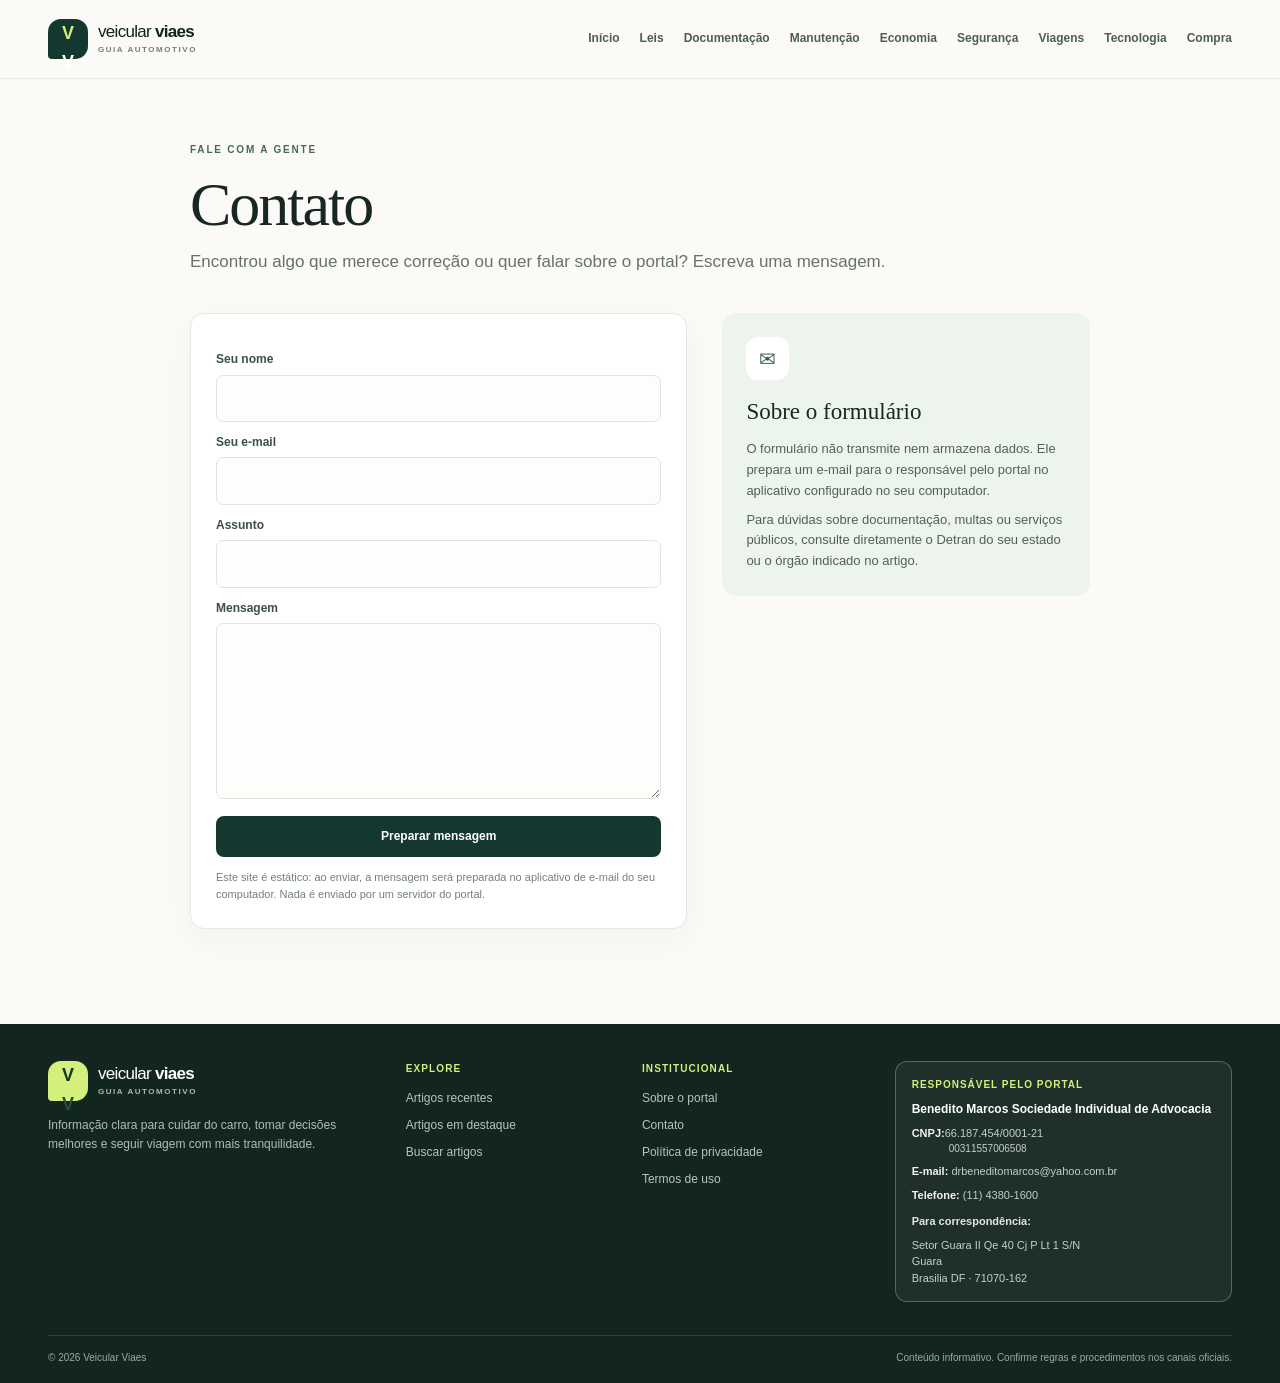
<file: contato.html>
<!doctype html>
<html lang="pt-BR">
<head>
  <meta charset="utf-8">
  <meta name="viewport" content="width=device-width, initial-scale=1">
  <meta name="description" content="Entre em contato com o portal Veicular Viaes.">
  <title>Contato — Veicular Viaes</title>
  <link rel="stylesheet" href="style.css">
  <script src="script.js" defer></script>
</head>
<body>
  <a class="skip-link" href="#conteudo">Pular para o conteúdo</a>
  <header class="site-header"><div class="header-inner">
    <a class="brand" href="index.html" aria-label="Veicular Viaes — página inicial"><span class="brand-mark" aria-hidden="true">V<span>V</span></span><span class="brand-name">veicular <b>viaes</b><small>GUIA AUTOMOTIVO</small></span></a>
    <button class="menu-toggle" type="button" aria-expanded="false" aria-controls="main-nav">Menu</button>
    <nav class="main-nav" id="main-nav" aria-label="Navegação principal"><a href="index.html">Início</a><a href="index.html?cat=leis-de-transito">Leis</a><a href="index.html?cat=documentacao-do-veiculo">Documentação</a><a href="index.html?cat=manutencao-automotiva">Manutenção</a><a href="index.html?cat=economia">Economia</a><a href="index.html?cat=seguranca-no-transito">Segurança</a><a href="index.html?cat=viagens-de-carro">Viagens</a><a class="nav-more" href="index.html?cat=tecnologia-automotiva">Tecnologia</a><a class="nav-more" href="index.html?cat=compra-de-veiculos">Compra</a></nav>
  </div></header>
  <main id="conteudo" class="page-shell">
    <article class="legal-page">
      <span class="eyebrow">Fale com a gente</span>
      <h1>Contato</h1>
      <p class="legal-lead">Encontrou algo que merece correção ou quer falar sobre o portal? Escreva uma mensagem.</p>
      <div class="contact-layout">
        <form class="contact-form" id="contact-form">
          <label for="contact-name">Seu nome</label><input id="contact-name" name="name" autocomplete="name" required>
          <label for="contact-email">Seu e-mail</label><input id="contact-email" name="email" type="email" autocomplete="email" required>
          <label for="contact-subject">Assunto</label><input id="contact-subject" name="subject" required>
          <label for="contact-message">Mensagem</label><textarea id="contact-message" name="message" rows="6" required></textarea>
          <button class="button button-primary" type="submit">Preparar mensagem</button>
          <p class="form-note" id="contact-status" role="status">Este site é estático: ao enviar, a mensagem será preparada no aplicativo de e-mail do seu computador. Nada é enviado por um servidor do portal.</p>
        </form>
        <aside class="contact-note">
          <span class="note-icon" aria-hidden="true">✉</span>
          <h2>Sobre o formulário</h2>
          <p>O formulário não transmite nem armazena dados. Ele prepara um e-mail para o responsável pelo portal no aplicativo configurado no seu computador.</p>
          <p>Para dúvidas sobre documentação, multas ou serviços públicos, consulte diretamente o Detran do seu estado ou o órgão indicado no artigo.</p>
        </aside>
      </div>
    </article>
  </main>
  <footer class="site-footer"><div class="footer-inner"><div class="footer-brand"><a class="brand brand-light" href="index.html"><span class="brand-mark" aria-hidden="true">V<span>V</span></span><span class="brand-name">veicular <b>viaes</b><small>GUIA AUTOMOTIVO</small></span></a><p>Informação clara para cuidar do carro, tomar decisões melhores e seguir viagem com mais tranquilidade.</p></div><div class="footer-links"><strong>Explore</strong><a href="index.html?view=recent">Artigos recentes</a><a href="index.html?view=popular">Artigos em destaque</a><a href="index.html?view=search">Buscar artigos</a></div><div class="footer-links"><strong>Institucional</strong><a href="sobre.html">Sobre o portal</a><a href="contato.html">Contato</a><a href="politica.html">Política de privacidade</a><a href="termos.html">Termos de uso</a></div></div><div class="footer-bottom"><span>© <span data-year>2026</span> Veicular Viaes</span><span>Conteúdo informativo. Confirme regras e procedimentos nos canais oficiais.</span></div></footer>
</body>
</html>
</file>
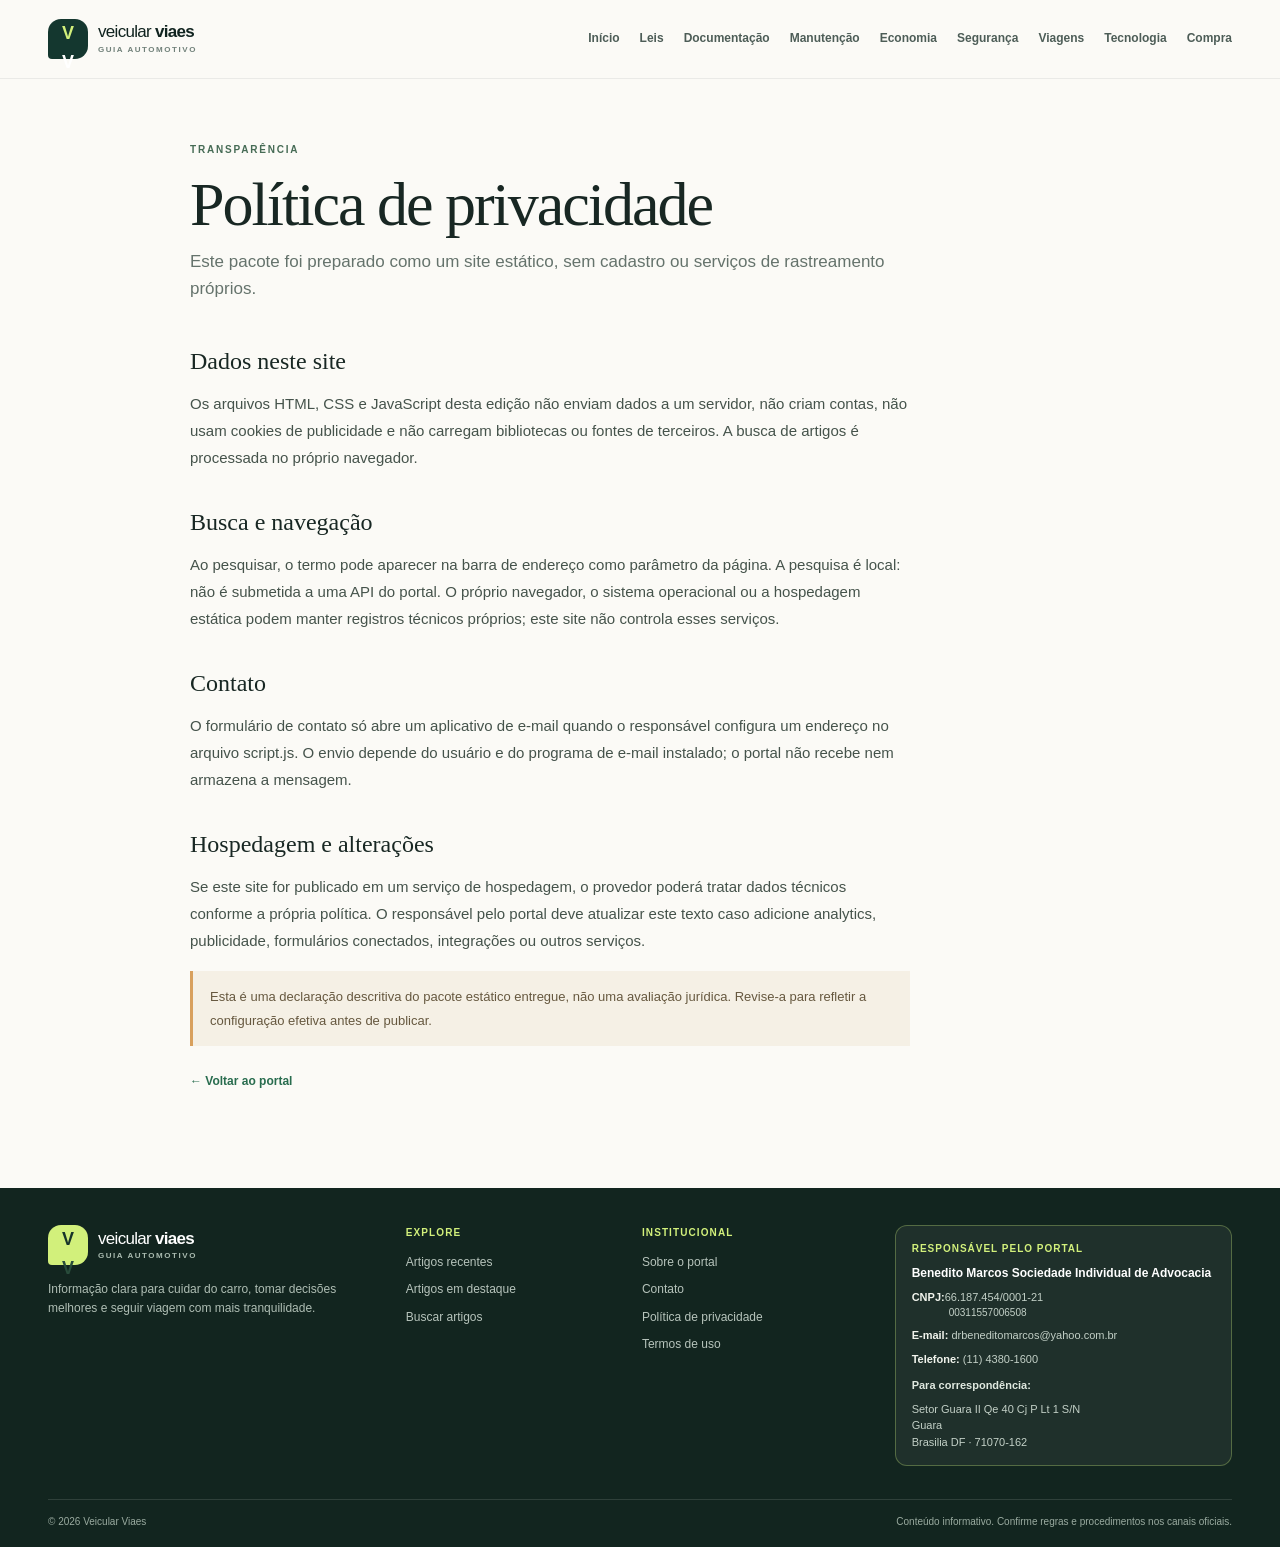
<file: politica.html>
<!doctype html>
<html lang="pt-BR">
<head>
  <meta charset="utf-8">
  <meta name="viewport" content="width=device-width, initial-scale=1">
  <meta name="description" content="Política de privacidade do site estático Veicular Viaes.">
  <title>Política de privacidade — Veicular Viaes</title>
  <link rel="stylesheet" href="style.css">
  <script src="script.js" defer></script>
</head>
<body>
  <a class="skip-link" href="#conteudo">Pular para o conteúdo</a>
  <header class="site-header"><div class="header-inner">
    <a class="brand" href="index.html" aria-label="Veicular Viaes — página inicial"><span class="brand-mark" aria-hidden="true">V<span>V</span></span><span class="brand-name">veicular <b>viaes</b><small>GUIA AUTOMOTIVO</small></span></a>
    <button class="menu-toggle" type="button" aria-expanded="false" aria-controls="main-nav">Menu</button>
    <nav class="main-nav" id="main-nav" aria-label="Navegação principal"><a href="index.html">Início</a><a href="index.html?cat=leis-de-transito">Leis</a><a href="index.html?cat=documentacao-do-veiculo">Documentação</a><a href="index.html?cat=manutencao-automotiva">Manutenção</a><a href="index.html?cat=economia">Economia</a><a href="index.html?cat=seguranca-no-transito">Segurança</a><a href="index.html?cat=viagens-de-carro">Viagens</a><a class="nav-more" href="index.html?cat=tecnologia-automotiva">Tecnologia</a><a class="nav-more" href="index.html?cat=compra-de-veiculos">Compra</a></nav>
  </div></header>
  <main id="conteudo" class="page-shell">
    <article class="legal-page">
      <span class="eyebrow">Transparência</span>
      <h1>Política de privacidade</h1>
      <p class="legal-lead">Este pacote foi preparado como um site estático, sem cadastro ou serviços de rastreamento próprios.</p>
      <div class="prose">
        <h2>Dados neste site</h2>
        <p>Os arquivos HTML, CSS e JavaScript desta edição não enviam dados a um servidor, não criam contas, não usam cookies de publicidade e não carregam bibliotecas ou fontes de terceiros. A busca de artigos é processada no próprio navegador.</p>
        <h2>Busca e navegação</h2>
        <p>Ao pesquisar, o termo pode aparecer na barra de endereço como parâmetro da página. A pesquisa é local: não é submetida a uma API do portal. O próprio navegador, o sistema operacional ou a hospedagem estática podem manter registros técnicos próprios; este site não controla esses serviços.</p>
        <h2>Contato</h2>
        <p>O formulário de contato só abre um aplicativo de e-mail quando o responsável configura um endereço no arquivo script.js. O envio depende do usuário e do programa de e-mail instalado; o portal não recebe nem armazena a mensagem.</p>
        <h2>Hospedagem e alterações</h2>
        <p>Se este site for publicado em um serviço de hospedagem, o provedor poderá tratar dados técnicos conforme a própria política. O responsável pelo portal deve atualizar este texto caso adicione analytics, publicidade, formulários conectados, integrações ou outros serviços.</p>
        <p class="notice-box">Esta é uma declaração descritiva do pacote estático entregue, não uma avaliação jurídica. Revise-a para refletir a configuração efetiva antes de publicar.</p>
        <a class="text-link" href="index.html">← Voltar ao portal</a>
      </div>
    </article>
  </main>
  <footer class="site-footer"><div class="footer-inner"><div class="footer-brand"><a class="brand brand-light" href="index.html"><span class="brand-mark" aria-hidden="true">V<span>V</span></span><span class="brand-name">veicular <b>viaes</b><small>GUIA AUTOMOTIVO</small></span></a><p>Informação clara para cuidar do carro, tomar decisões melhores e seguir viagem com mais tranquilidade.</p></div><div class="footer-links"><strong>Explore</strong><a href="index.html?view=recent">Artigos recentes</a><a href="index.html?view=popular">Artigos em destaque</a><a href="index.html?view=search">Buscar artigos</a></div><div class="footer-links"><strong>Institucional</strong><a href="sobre.html">Sobre o portal</a><a href="contato.html">Contato</a><a href="politica.html">Política de privacidade</a><a href="termos.html">Termos de uso</a></div></div><div class="footer-bottom"><span>© <span data-year>2026</span> Veicular Viaes</span><span>Conteúdo informativo. Confirme regras e procedimentos nos canais oficiais.</span></div></footer>
</body>
</html>
</file>
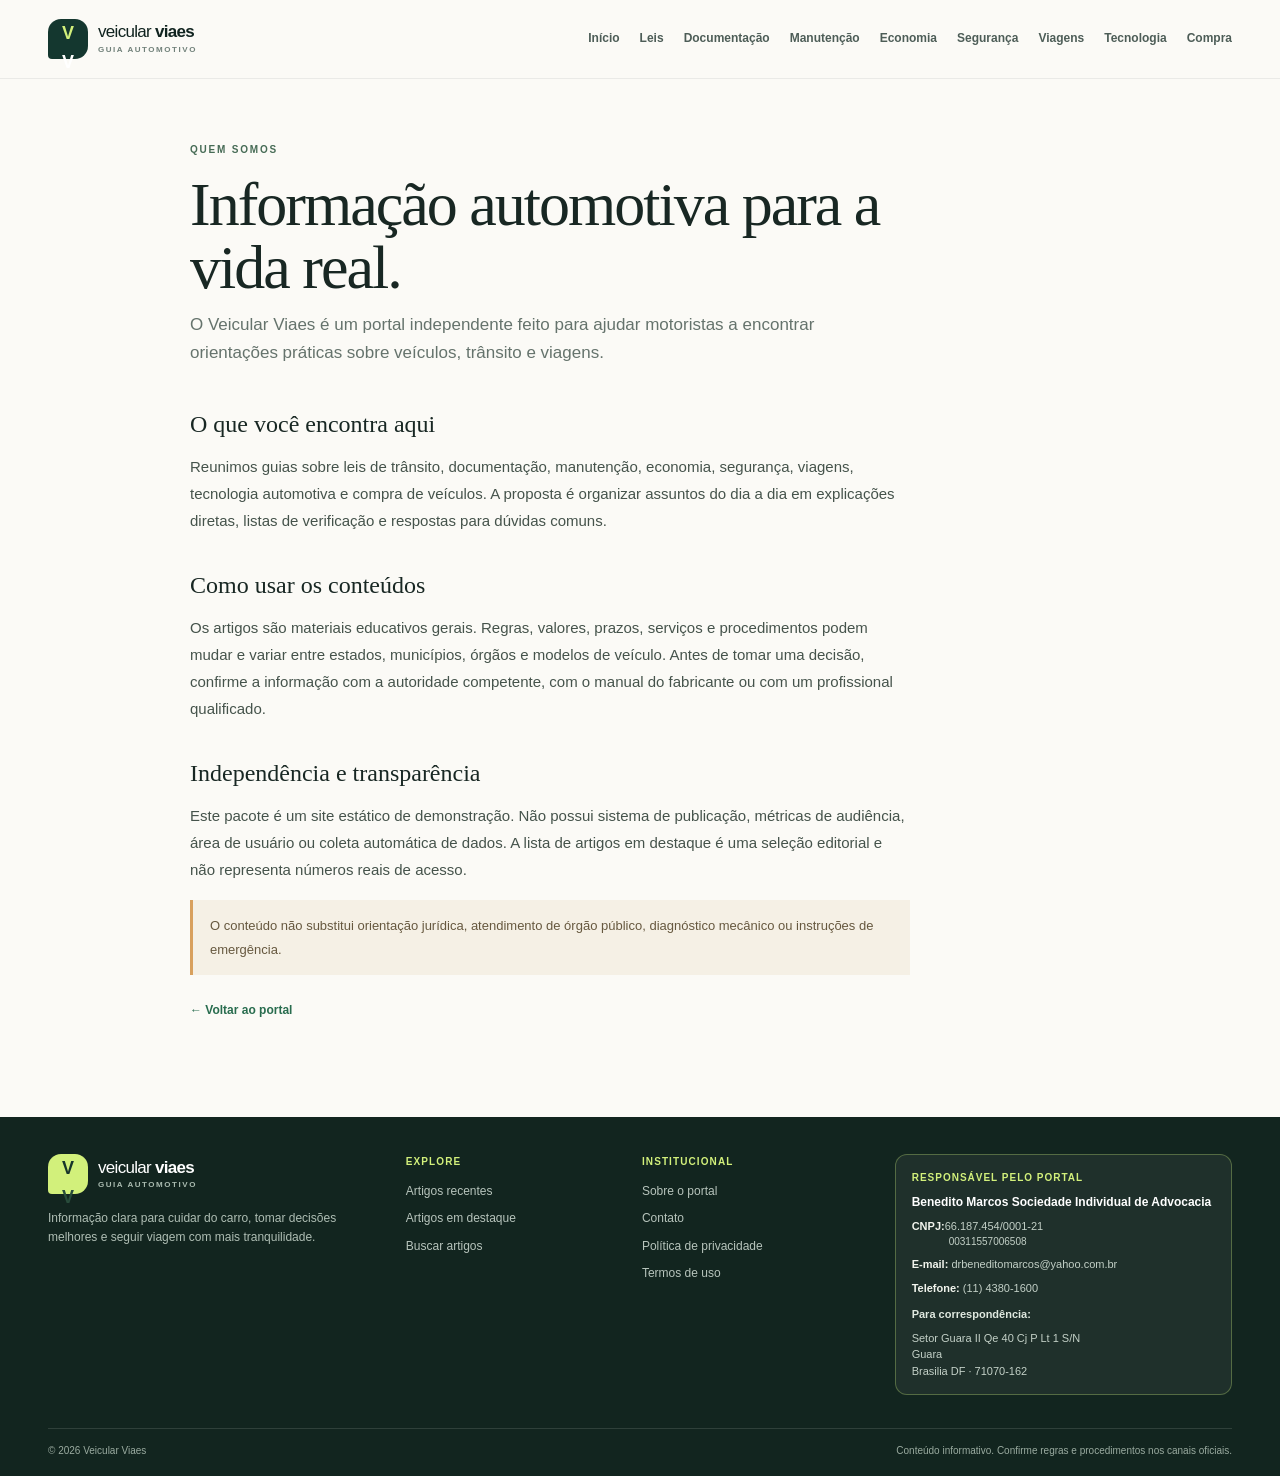
<file: sobre.html>
<!doctype html>
<html lang="pt-BR">
<head>
  <meta charset="utf-8">
  <meta name="viewport" content="width=device-width, initial-scale=1">
  <meta name="description" content="Conheça o Veicular Viaes, um portal independente de informação automotiva.">
  <title>Sobre o portal — Veicular Viaes</title>
  <link rel="stylesheet" href="style.css">
  <script src="script.js" defer></script>
</head>
<body>
  <a class="skip-link" href="#conteudo">Pular para o conteúdo</a>
  <header class="site-header"><div class="header-inner">
    <a class="brand" href="index.html" aria-label="Veicular Viaes — página inicial"><span class="brand-mark" aria-hidden="true">V<span>V</span></span><span class="brand-name">veicular <b>viaes</b><small>GUIA AUTOMOTIVO</small></span></a>
    <button class="menu-toggle" type="button" aria-expanded="false" aria-controls="main-nav">Menu</button>
    <nav class="main-nav" id="main-nav" aria-label="Navegação principal"><a href="index.html">Início</a><a href="index.html?cat=leis-de-transito">Leis</a><a href="index.html?cat=documentacao-do-veiculo">Documentação</a><a href="index.html?cat=manutencao-automotiva">Manutenção</a><a href="index.html?cat=economia">Economia</a><a href="index.html?cat=seguranca-no-transito">Segurança</a><a href="index.html?cat=viagens-de-carro">Viagens</a><a class="nav-more" href="index.html?cat=tecnologia-automotiva">Tecnologia</a><a class="nav-more" href="index.html?cat=compra-de-veiculos">Compra</a></nav>
  </div></header>
  <main id="conteudo" class="page-shell">
    <article class="legal-page">
      <span class="eyebrow">Quem somos</span>
      <h1>Informação automotiva para a vida real.</h1>
      <p class="legal-lead">O Veicular Viaes é um portal independente feito para ajudar motoristas a encontrar orientações práticas sobre veículos, trânsito e viagens.</p>
      <div class="prose">
        <h2>O que você encontra aqui</h2>
        <p>Reunimos guias sobre leis de trânsito, documentação, manutenção, economia, segurança, viagens, tecnologia automotiva e compra de veículos. A proposta é organizar assuntos do dia a dia em explicações diretas, listas de verificação e respostas para dúvidas comuns.</p>
        <h2>Como usar os conteúdos</h2>
        <p>Os artigos são materiais educativos gerais. Regras, valores, prazos, serviços e procedimentos podem mudar e variar entre estados, municípios, órgãos e modelos de veículo. Antes de tomar uma decisão, confirme a informação com a autoridade competente, com o manual do fabricante ou com um profissional qualificado.</p>
        <h2>Independência e transparência</h2>
        <p>Este pacote é um site estático de demonstração. Não possui sistema de publicação, métricas de audiência, área de usuário ou coleta automática de dados. A lista de artigos em destaque é uma seleção editorial e não representa números reais de acesso.</p>
        <p class="notice-box">O conteúdo não substitui orientação jurídica, atendimento de órgão público, diagnóstico mecânico ou instruções de emergência.</p>
        <a class="text-link" href="index.html">← Voltar ao portal</a>
      </div>
    </article>
  </main>
  <footer class="site-footer"><div class="footer-inner"><div class="footer-brand"><a class="brand brand-light" href="index.html"><span class="brand-mark" aria-hidden="true">V<span>V</span></span><span class="brand-name">veicular <b>viaes</b><small>GUIA AUTOMOTIVO</small></span></a><p>Informação clara para cuidar do carro, tomar decisões melhores e seguir viagem com mais tranquilidade.</p></div><div class="footer-links"><strong>Explore</strong><a href="index.html?view=recent">Artigos recentes</a><a href="index.html?view=popular">Artigos em destaque</a><a href="index.html?view=search">Buscar artigos</a></div><div class="footer-links"><strong>Institucional</strong><a href="sobre.html">Sobre o portal</a><a href="contato.html">Contato</a><a href="politica.html">Política de privacidade</a><a href="termos.html">Termos de uso</a></div></div><div class="footer-bottom"><span>© <span data-year>2026</span> Veicular Viaes</span><span>Conteúdo informativo. Confirme regras e procedimentos nos canais oficiais.</span></div></footer>
</body>
</html>
</file>
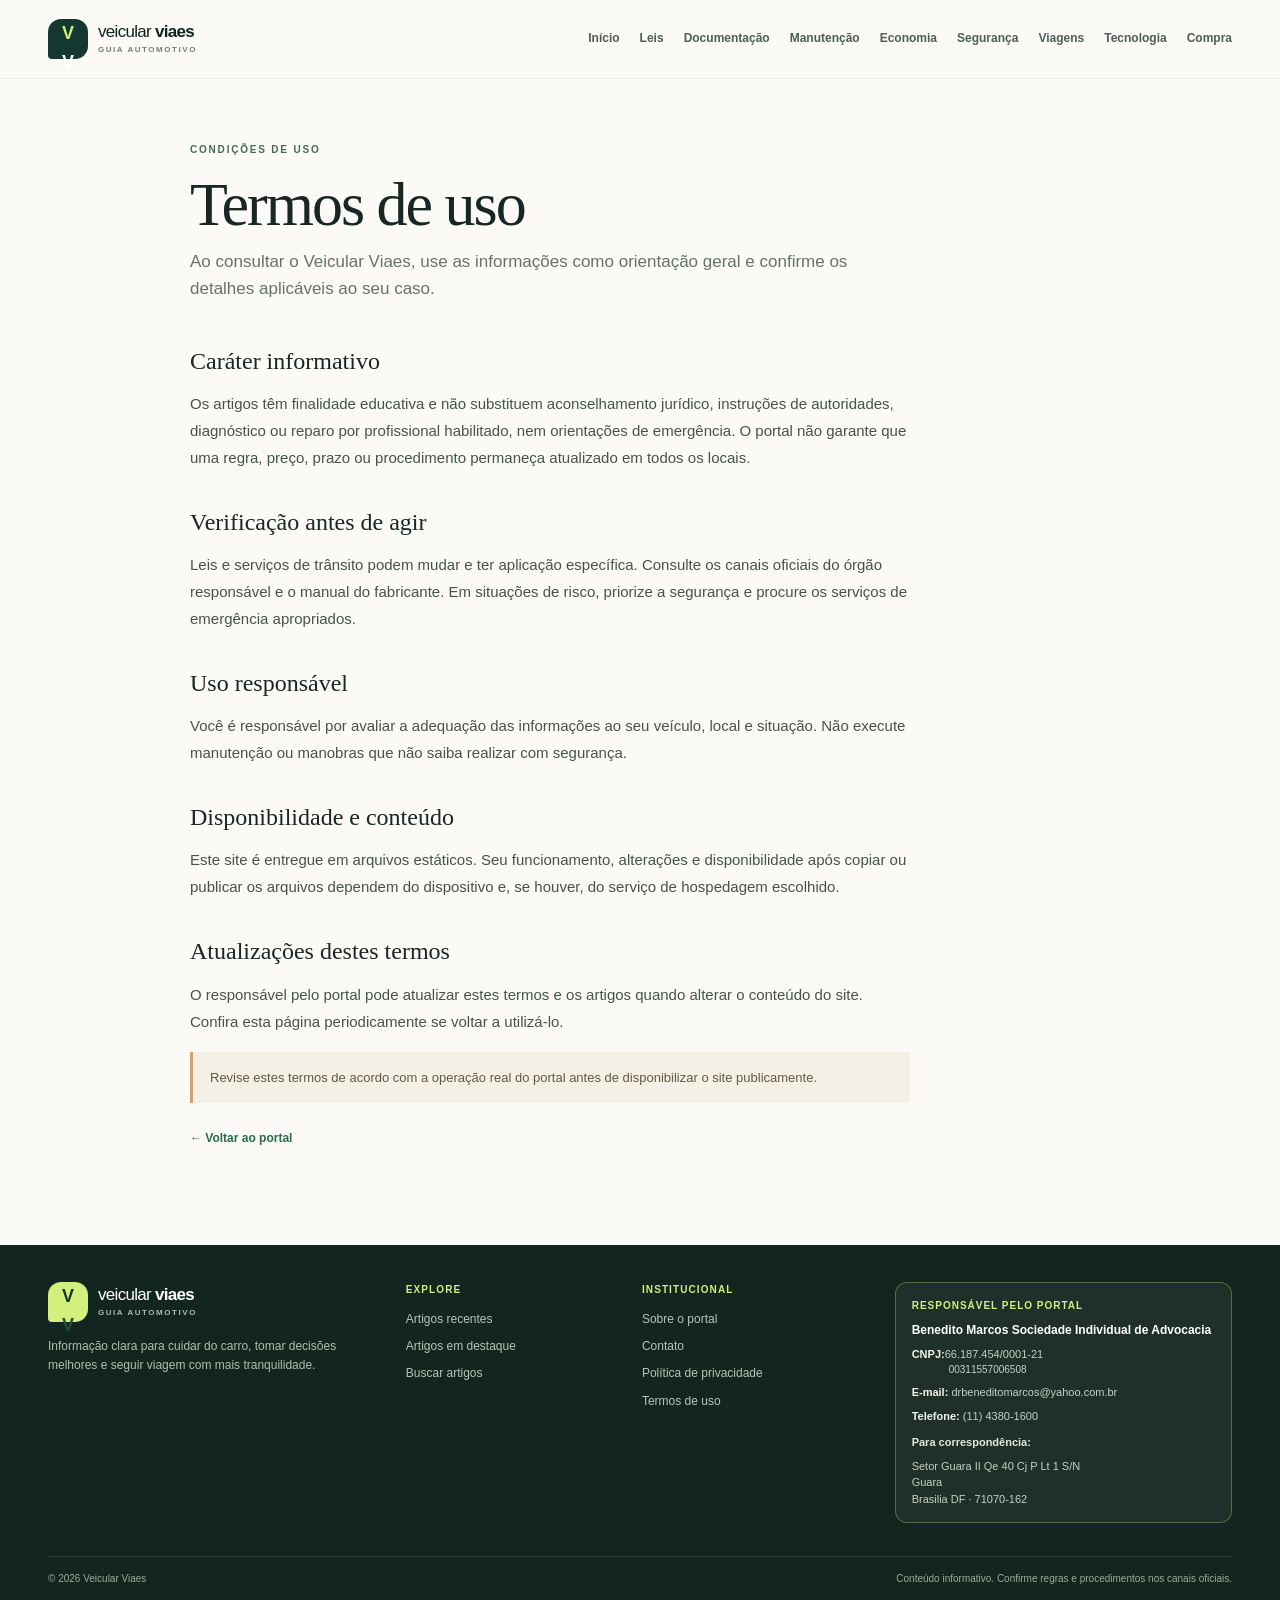
<file: termos.html>
<!doctype html>
<html lang="pt-BR">
<head>
  <meta charset="utf-8">
  <meta name="viewport" content="width=device-width, initial-scale=1">
  <meta name="description" content="Termos de uso dos conteúdos do portal Veicular Viaes.">
  <title>Termos de uso — Veicular Viaes</title>
  <link rel="stylesheet" href="style.css">
  <script src="script.js" defer></script>
</head>
<body>
  <a class="skip-link" href="#conteudo">Pular para o conteúdo</a>
  <header class="site-header"><div class="header-inner">
    <a class="brand" href="index.html" aria-label="Veicular Viaes — página inicial"><span class="brand-mark" aria-hidden="true">V<span>V</span></span><span class="brand-name">veicular <b>viaes</b><small>GUIA AUTOMOTIVO</small></span></a>
    <button class="menu-toggle" type="button" aria-expanded="false" aria-controls="main-nav">Menu</button>
    <nav class="main-nav" id="main-nav" aria-label="Navegação principal"><a href="index.html">Início</a><a href="index.html?cat=leis-de-transito">Leis</a><a href="index.html?cat=documentacao-do-veiculo">Documentação</a><a href="index.html?cat=manutencao-automotiva">Manutenção</a><a href="index.html?cat=economia">Economia</a><a href="index.html?cat=seguranca-no-transito">Segurança</a><a href="index.html?cat=viagens-de-carro">Viagens</a><a class="nav-more" href="index.html?cat=tecnologia-automotiva">Tecnologia</a><a class="nav-more" href="index.html?cat=compra-de-veiculos">Compra</a></nav>
  </div></header>
  <main id="conteudo" class="page-shell">
    <article class="legal-page">
      <span class="eyebrow">Condições de uso</span>
      <h1>Termos de uso</h1>
      <p class="legal-lead">Ao consultar o Veicular Viaes, use as informações como orientação geral e confirme os detalhes aplicáveis ao seu caso.</p>
      <div class="prose">
        <h2>Caráter informativo</h2>
        <p>Os artigos têm finalidade educativa e não substituem aconselhamento jurídico, instruções de autoridades, diagnóstico ou reparo por profissional habilitado, nem orientações de emergência. O portal não garante que uma regra, preço, prazo ou procedimento permaneça atualizado em todos os locais.</p>
        <h2>Verificação antes de agir</h2>
        <p>Leis e serviços de trânsito podem mudar e ter aplicação específica. Consulte os canais oficiais do órgão responsável e o manual do fabricante. Em situações de risco, priorize a segurança e procure os serviços de emergência apropriados.</p>
        <h2>Uso responsável</h2>
        <p>Você é responsável por avaliar a adequação das informações ao seu veículo, local e situação. Não execute manutenção ou manobras que não saiba realizar com segurança.</p>
        <h2>Disponibilidade e conteúdo</h2>
        <p>Este site é entregue em arquivos estáticos. Seu funcionamento, alterações e disponibilidade após copiar ou publicar os arquivos dependem do dispositivo e, se houver, do serviço de hospedagem escolhido.</p>
        <h2>Atualizações destes termos</h2>
        <p>O responsável pelo portal pode atualizar estes termos e os artigos quando alterar o conteúdo do site. Confira esta página periodicamente se voltar a utilizá-lo.</p>
        <p class="notice-box">Revise estes termos de acordo com a operação real do portal antes de disponibilizar o site publicamente.</p>
        <a class="text-link" href="index.html">← Voltar ao portal</a>
      </div>
    </article>
  </main>
  <footer class="site-footer"><div class="footer-inner"><div class="footer-brand"><a class="brand brand-light" href="index.html"><span class="brand-mark" aria-hidden="true">V<span>V</span></span><span class="brand-name">veicular <b>viaes</b><small>GUIA AUTOMOTIVO</small></span></a><p>Informação clara para cuidar do carro, tomar decisões melhores e seguir viagem com mais tranquilidade.</p></div><div class="footer-links"><strong>Explore</strong><a href="index.html?view=recent">Artigos recentes</a><a href="index.html?view=popular">Artigos em destaque</a><a href="index.html?view=search">Buscar artigos</a></div><div class="footer-links"><strong>Institucional</strong><a href="sobre.html">Sobre o portal</a><a href="contato.html">Contato</a><a href="politica.html">Política de privacidade</a><a href="termos.html">Termos de uso</a></div></div><div class="footer-bottom"><span>© <span data-year>2026</span> Veicular Viaes</span><span>Conteúdo informativo. Confirme regras e procedimentos nos canais oficiais.</span></div></footer>
</body>
</html>
</file>
<file: style.css>
:root {
  color-scheme: light;
  --ink: #182723;
  --muted: #687570;
  --paper: #fbfaf6;
  --surface: #ffffff;
  --line: #e6e8e1;
  --green: #14372f;
  --green-dark: #10231f;
  --green-soft: #e6efe8;
  --lime: #d2f07b;
  --orange: #e88856;
  --shadow: 0 18px 50px rgba(30, 47, 40, .08);
  font-family: "Segoe UI", Arial, Helvetica, sans-serif;
  font-synthesis: none;
  text-rendering: optimizeLegibility;
}

* { box-sizing: border-box; }
html { scroll-behavior: smooth; }
body { margin: 0; background: var(--paper); color: var(--ink); line-height: 1.6; }
a { color: inherit; text-decoration: none; }
button, input, textarea { font: inherit; }
button, a { -webkit-tap-highlight-color: transparent; }
.skip-link { position: fixed; top: -100px; left: 16px; z-index: 99; padding: 10px 14px; background: white; color: var(--ink); }
.skip-link:focus { top: 12px; }

.site-header { position: relative; z-index: 5; border-bottom: 1px solid rgba(24,39,35,.07); background: rgba(251,250,246,.96); }
.header-inner { max-width: 1240px; min-height: 78px; margin: auto; padding: 0 28px; display: flex; align-items: center; justify-content: space-between; gap: 28px; }
.brand { display: inline-flex; align-items: center; gap: 10px; flex: 0 0 auto; }
.brand-mark { width: 40px; height: 40px; display: grid; place-items: center; position: relative; border-radius: 13px 13px 13px 4px; background: var(--green); color: var(--lime); font-size: 18px; font-weight: 900; letter-spacing: -4px; padding-right: 4px; }
.brand-mark span { color: #fff; }
.brand-name { color: var(--green-dark); font-size: 17px; font-weight: 500; letter-spacing: -.7px; line-height: 1.05; }
.brand-name b { font-weight: 850; }
.brand-name small { display: block; margin-top: 5px; color: #708079; font-size: 8px; font-weight: 800; letter-spacing: 1.55px; }
.main-nav { display: flex; align-items: center; justify-content: flex-end; flex-wrap: wrap; column-gap: 20px; row-gap: 3px; }
.main-nav a { color: #4d5d57; font-size: 12px; font-weight: 650; transition: color .15s ease; }
.main-nav a:hover, .main-nav a:focus-visible { color: #26704f; }
.menu-toggle { display: none; border: 1px solid var(--line); border-radius: 9px; padding: 7px 11px; background: white; color: var(--ink); }
.page-shell { max-width: 1240px; min-height: 65vh; margin: 0 auto; padding: 0 28px 90px; }

.hero { position: relative; overflow: hidden; min-height: 384px; margin: 28px 0 34px; padding: 54px 58px; border-radius: 23px; background: var(--green-dark); color: #fff; display: grid; grid-template-columns: 1.25fr .75fr; align-items: center; gap: 25px; }
.hero::before, .hero::after { content: ""; position: absolute; border: 1px solid rgba(210,240,123,.16); border-radius: 50%; pointer-events: none; }
.hero::before { width: 465px; height: 465px; right: -90px; top: -220px; }
.hero::after { width: 350px; height: 350px; right: -34px; top: -162px; }
.hero-copy, .hero-art { position: relative; z-index: 1; }
.eyebrow { display: inline-flex; align-items: center; gap: 9px; margin-bottom: 15px; color: #466b55; font-size: 10px; font-weight: 850; letter-spacing: 1.8px; text-transform: uppercase; }
.hero .eyebrow { color: var(--lime); }
.hero .eyebrow::before { content: ""; width: 20px; height: 1px; background: var(--lime); }
.hero h1 { max-width: 600px; margin: 0; font-family: Georgia, "Times New Roman", serif; font-size: clamp(38px, 5vw, 63px); font-weight: 500; letter-spacing: -2.4px; line-height: 1.02; }
.hero-copy > p { max-width: 510px; margin: 18px 0 23px; color: #c3d1c8; font-size: 15px; }
.search-form { display: flex; width: min(100%, 500px); padding: 5px; border: 1px solid rgba(255,255,255,.25); border-radius: 11px; background: rgba(255,255,255,.1); }
.search-form input { width: 100%; min-width: 0; padding: 11px 12px; border: 0; outline: 0; background: transparent; color: white; }
.search-form input::placeholder { color: #b2c0b8; }
.search-form button { flex: 0 0 auto; padding: 10px 15px; border: 0; border-radius: 7px; background: var(--lime); color: var(--green-dark); font-size: 12px; font-weight: 800; cursor: pointer; }
.hero-art { min-height: 240px; display: grid; place-items: center; }
.hero-wheel { width: min(29vw, 255px); aspect-ratio: 1; position: relative; display: grid; place-items: center; border: 1px solid rgba(210,240,123,.44); border-radius: 50%; transform: rotate(-18deg); }
.hero-wheel::before, .hero-wheel::after { content: ""; position: absolute; border: 1px solid rgba(210,240,123,.22); border-radius: 50%; }
.hero-wheel::before { inset: 17px; }
.hero-wheel::after { inset: 37px; border-color: rgba(255,255,255,.14); }
.wheel-center { width: 104px; height: 104px; display: grid; place-items: center; border-radius: 50%; background: var(--lime); color: var(--green-dark); font-size: 42px; transform: rotate(18deg); box-shadow: 0 0 0 11px rgba(210,240,123,.11); }
.wheel-center span { font-size: 34px; }
.orbit-dot { position: absolute; z-index: 1; width: 13px; height: 13px; border: 3px solid var(--green-dark); border-radius: 50%; background: var(--orange); }
.orbit-dot.one { top: 33px; left: 42px; }
.orbit-dot.two { right: 23px; bottom: 67px; width: 10px; height: 10px; background: #7cd3bc; }
.hero-stat { position: absolute; right: 0; bottom: 0; padding: 11px 14px; border: 1px solid rgba(255,255,255,.14); border-radius: 10px 0 0 0; background: rgba(255,255,255,.08); color: #c4d3c8; font-size: 10px; letter-spacing: .5px; }
.hero-stat strong { color: white; font-size: 15px; }

.section { margin-top: 54px; }
.section-heading { display: flex; align-items: end; justify-content: space-between; gap: 20px; margin-bottom: 19px; }
.section-heading h2, .page-heading h1 { margin: 0; color: var(--ink); font-family: Georgia, "Times New Roman", serif; font-size: clamp(28px, 3vw, 39px); font-weight: 500; letter-spacing: -1.25px; line-height: 1.13; }
.section-heading p { max-width: 540px; margin: 7px 0 0; color: var(--muted); font-size: 13px; }
.text-link { color: #286c4e; font-size: 12px; font-weight: 800; }
.text-link:hover { text-decoration: underline; text-underline-offset: 3px; }
.feature-card { display: grid; grid-template-columns: 1fr 1fr; min-height: 280px; overflow: hidden; border: 1px solid var(--line); border-radius: 16px; background: white; }
.feature-copy { display: flex; flex-direction: column; align-items: flex-start; justify-content: center; padding: 34px 38px; }
.feature-copy h3 { margin: 2px 0 10px; font-family: Georgia, "Times New Roman", serif; font-size: clamp(24px, 3vw, 34px); font-weight: 500; letter-spacing: -.7px; line-height: 1.12; }
.feature-copy p { margin: 0 0 18px; color: var(--muted); font-size: 14px; }
.category-label { display: inline-flex; align-items: center; gap: 6px; color: #447457; font-size: 10px; font-weight: 850; letter-spacing: 1px; text-transform: uppercase; }
.feature-art { position: relative; min-height: 250px; display: grid; place-items: center; overflow: hidden; background: linear-gradient(135deg, #dce9dc, #b6d1c2); }
.feature-art .art-orbit { position: absolute; width: 290px; height: 290px; border: 1px solid rgba(19,55,47,.22); border-radius: 50%; }
.feature-art .art-orbit::before, .feature-art .art-orbit::after { content: ""; position: absolute; inset: 23px; border: 1px solid rgba(19,55,47,.16); border-radius: 50%; }
.feature-art .art-orbit::after { inset: 49px; }
.feature-art .art-glyph { position: relative; z-index: 1; display: grid; width: 118px; height: 118px; place-items: center; border-radius: 30px 30px 30px 5px; background: var(--green); color: var(--lime); font-size: 55px; box-shadow: 0 15px 35px rgba(17,43,36,.2); transform: rotate(-8deg); }
.feature-art .art-note { position: absolute; bottom: 20px; left: 22px; padding: 7px 11px; border-radius: 20px; background: rgba(255,255,255,.75); color: var(--green); font-size: 9px; font-weight: 800; letter-spacing: 1px; text-transform: uppercase; }
.article-grid { display: grid; grid-template-columns: repeat(3, minmax(0, 1fr)); gap: 17px; }
.article-card { min-width: 0; overflow: hidden; border: 1px solid var(--line); border-radius: 14px; background: var(--surface); transition: transform .18s ease, box-shadow .18s ease; }
.article-card:hover { transform: translateY(-3px); box-shadow: var(--shadow); }
.card-art { min-height: 138px; position: relative; display: grid; place-items: center; overflow: hidden; background: var(--art-bg, linear-gradient(135deg,#e1eee5,#bad8c8)); }
.card-art::before, .card-art::after { content: ""; position: absolute; width: 150px; height: 150px; border: 1px solid rgba(24,60,48,.16); border-radius: 50%; }
.card-art::after { width: 110px; height: 110px; }
.card-art .art-glyph { z-index: 1; width: 60px; height: 60px; display: grid; place-items: center; border-radius: 18px 18px 18px 4px; background: rgba(255,255,255,.8); color: #1c4b3a; font-size: 29px; box-shadow: 0 9px 20px rgba(30,55,44,.1); }
.card-body { padding: 16px 17px 18px; }
.card-body h3 { margin: 8px 0; font-family: Georgia, "Times New Roman", serif; font-size: 19px; font-weight: 500; letter-spacing: -.25px; line-height: 1.25; }
.card-body p { margin: 0 0 12px; color: var(--muted); font-size: 12px; line-height: 1.6; }
.card-foot { display: flex; align-items: center; justify-content: space-between; color: #7b8780; font-size: 10px; }
.card-foot a { color: #286c4e; font-weight: 800; }
.category-grid { display: grid; grid-template-columns: repeat(4, minmax(0, 1fr)); gap: 12px; }
.category-tile { display: flex; align-items: center; gap: 12px; min-height: 88px; padding: 14px; border: 1px solid var(--line); border-radius: 12px; background: white; transition: border-color .16s, transform .16s; }
.category-tile:hover { border-color: #a5c5ae; transform: translateY(-2px); }
.category-icon { flex: 0 0 auto; width: 42px; height: 42px; display: grid; place-items: center; border-radius: 13px; background: var(--green-soft); color: var(--green); font-size: 21px; }
.category-tile strong { display: block; font-size: 12px; line-height: 1.3; }
.category-tile small { color: var(--muted); font-size: 10px; }
.trust-strip { display: flex; justify-content: space-between; align-items: center; gap: 20px; margin-top: 60px; padding: 23px 25px; border: 1px solid #dce6dd; border-radius: 14px; background: #f0f5ef; }
.trust-strip strong { font-family: Georgia, "Times New Roman", serif; font-size: 18px; font-weight: 500; }
.trust-strip p { max-width: 730px; margin: 3px 0 0; color: #64746a; font-size: 12px; }
.trust-symbol { width: 48px; height: 48px; flex: 0 0 auto; display: grid; place-items: center; border-radius: 50%; background: white; color: #417353; font-size: 20px; }

.page-heading { padding: 45px 0 25px; }
.page-heading h1 { max-width: 760px; font-size: clamp(36px, 5vw, 54px); }
.page-heading > p { max-width: 680px; margin: 12px 0 0; color: var(--muted); font-size: 14px; }
.search-panel { max-width: 690px; margin: 0 0 19px; }
.search-panel .search-form { border-color: #dce5dc; background: #eef3ed; }
.search-panel .search-form input { color: var(--ink); }
.search-panel .search-form input::placeholder { color: #77857c; }
.search-panel .search-form button { background: var(--green); color: white; }
.visually-hidden { position: absolute; width: 1px; height: 1px; padding: 0; margin: -1px; overflow: hidden; clip: rect(0, 0, 0, 0); white-space: nowrap; border: 0; }
.breadcrumb { display: flex; flex-wrap: wrap; gap: 7px; padding-top: 27px; color: #849088; font-size: 11px; }
.breadcrumb a { color: #47745b; font-weight: 700; }
.results-meta { display: flex; align-items: center; justify-content: space-between; margin: 12px 0 18px; padding: 13px 0; border-top: 1px solid var(--line); border-bottom: 1px solid var(--line); color: var(--muted); font-size: 12px; }
.pagination { display: flex; align-items: center; justify-content: center; gap: 7px; margin: 28px 0 10px; }
.pagination a, .pagination span { min-width: 35px; padding: 7px 10px; border: 1px solid var(--line); border-radius: 7px; background: white; text-align: center; font-size: 12px; }
.pagination .current { border-color: var(--green); background: var(--green); color: white; }
.empty-state { padding: 44px 20px; border: 1px dashed #ccd7ce; border-radius: 12px; color: var(--muted); text-align: center; }
.empty-state h2 { margin: 0 0 7px; color: var(--ink); font-family: Georgia, "Times New Roman", serif; font-weight: 500; }

.article-page { max-width: 850px; margin: 0 auto; }
.article-header { padding: 39px 0 18px; }
.article-header h1 { max-width: 820px; margin: 10px 0 15px; font-family: Georgia, "Times New Roman", serif; font-size: clamp(36px, 6vw, 60px); font-weight: 500; letter-spacing: -1.9px; line-height: 1.03; }
.article-summary { max-width: 730px; margin: 0; color: #627069; font-size: 17px; line-height: 1.6; }
.article-meta { display: flex; flex-wrap: wrap; gap: 14px; margin-top: 17px; color: #7b8780; font-size: 11px; }
.article-cover { min-height: 275px; position: relative; display: grid; place-items: center; overflow: hidden; margin: 14px 0 27px; border-radius: 17px; background: linear-gradient(135deg,#dce9dc,#b6d1c2); }
.article-cover::before, .article-cover::after { content: ""; position: absolute; width: 390px; height: 390px; border: 1px solid rgba(19,55,47,.2); border-radius: 50%; }
.article-cover::after { width: 300px; height: 300px; }
.article-cover .cover-symbol { z-index: 1; width: 110px; height: 110px; display: grid; place-items: center; border-radius: 29px 29px 29px 4px; background: var(--green); color: var(--lime); font-size: 52px; box-shadow: 0 16px 35px rgba(17,43,36,.19); }
.prose-article { max-width: 710px; margin: auto; color: #37453e; font-size: 16px; line-height: 1.85; }
.prose-article > p { margin: 0 0 20px; }
.prose-article h2 { margin: 34px 0 8px; color: var(--ink); font-family: Georgia, "Times New Roman", serif; font-size: 29px; font-weight: 500; letter-spacing: -.6px; line-height: 1.2; }
.prose-article h3 { margin: 19px 0 4px; color: #315641; font-size: 15px; font-weight: 800; }
.prose-article ul { padding-left: 22px; }
.prose-article li { margin: 7px 0; }
.article-callout { margin: 26px 0; padding: 18px 20px; border-left: 3px solid #7fae89; border-radius: 0 10px 10px 0; background: #eff5ed; color: #455d4c; font-size: 13px; }
.faq-list { margin: 12px 0 0; }
.faq-item { padding: 16px 0; border-bottom: 1px solid var(--line); }
.faq-item h3 { margin: 0 0 6px; color: var(--ink); }
.faq-item p { margin: 0; font-size: 14px; }
.tag-list { display: flex; flex-wrap: wrap; gap: 7px; margin: 17px 0; }
.tag { padding: 5px 10px; border: 1px solid var(--line); border-radius: 30px; color: #627069; font-size: 10px; }
.related-section { margin-top: 44px; }
.related-section h2 { margin: 0 0 15px; font-family: Georgia, "Times New Roman", serif; font-size: 27px; font-weight: 500; }
.back-row { margin-top: 22px; }

.site-footer { padding: 37px 28px 0; background: #12251f; color: #f1f4ed; }
.footer-inner { max-width: 1184px; margin: auto; padding: 0 0 33px; display: grid; grid-template-columns: 1.2fr .76fr .82fr 1.22fr; gap: 26px; }
.brand-light .brand-name { color: white; }
.brand-light .brand-name small { color: #aabbb0; }
.brand-light .brand-mark { background: #d2f07b; color: #17342a; }
.brand-light .brand-mark span { color: #284c3b; }
.footer-brand p { max-width: 330px; margin: 15px 0 0; color: #afbeb4; font-size: 12px; }
.footer-links { display: flex; flex-direction: column; align-items: flex-start; gap: 8px; }
.footer-links strong { margin-bottom: 4px; color: #d2f07b; font-size: 10px; letter-spacing: 1.1px; text-transform: uppercase; }
.footer-links a { color: #b7c4bc; font-size: 12px; }
.footer-links a:hover { color: white; }
.footer-contact { display: flex; flex-direction: column; align-items: flex-start; gap: 7px; padding: 15px 16px; border: 1px solid rgba(210,240,123,.3); border-radius: 12px; background: rgba(255,255,255,.055); color: #c3d0c7; font-size: 11px; line-height: 1.5; }
.footer-contact > strong { margin-bottom: 2px; color: var(--lime); font-size: 10px; letter-spacing: 1px; text-transform: uppercase; }
.footer-contact .owner-name { color: #fff; font-size: 12px; line-height: 1.4; }
.footer-contact .owner-detail { color: #c3d0c7; overflow-wrap: anywhere; }
.footer-contact a.owner-detail:hover { color: white; text-decoration: underline; text-underline-offset: 3px; }
.footer-contact .owner-detail b { color: #f1f4ed; }
.footer-contact .owner-tax-id { margin-top: -7px; padding-left: 37px; font-size: 10px; }
.footer-contact .owner-address-label { margin-top: 3px; color: #e0e9e0; font-weight: 700; }
.footer-contact address { color: #c3d0c7; font-style: normal; }
.footer-bottom { max-width: 1184px; margin: auto; padding: 14px 0 17px; border-top: 1px solid rgba(255,255,255,.12); display: flex; justify-content: space-between; gap: 15px; color: #9aaba0; font-size: 10px; }

.legal-page { max-width: 900px; margin: 0 auto; padding: 56px 0 5px; }
.legal-page > h1 { max-width: 730px; margin: 0 0 12px; color: var(--ink); font-family: Georgia, "Times New Roman", serif; font-size: clamp(40px, 6vw, 62px); font-weight: 500; letter-spacing: -2px; line-height: 1.02; }
.legal-lead { max-width: 710px; margin: 0; color: #65736c; font-size: 17px; }
.prose { max-width: 720px; margin-top: 37px; color: #45534b; font-size: 15px; line-height: 1.8; }
.prose h2 { margin: 30px 0 7px; color: var(--ink); font-family: Georgia, "Times New Roman", serif; font-size: 24px; font-weight: 500; }
.prose p { margin: 0 0 17px; }
.notice-box { margin: 25px 0; padding: 14px 17px; border-left: 3px solid #d8a05d; background: #f5f0e5; color: #66583f; font-size: 13px; }
.prose .text-link { display: inline-block; margin-top: 8px; }
.contact-layout { display: grid; grid-template-columns: 1.15fr .85fr; gap: 35px; align-items: start; margin-top: 38px; }
.contact-form { display: flex; flex-direction: column; padding: 25px; border: 1px solid var(--line); border-radius: 14px; background: white; box-shadow: 0 10px 35px rgba(30,47,40,.04); }
.contact-form label { margin: 11px 0 5px; color: #3b5044; font-size: 12px; font-weight: 750; }
.contact-form input, .contact-form textarea { width: 100%; padding: 10px 11px; border: 1px solid #dfe5dd; border-radius: 7px; outline: 0; background: #fdfdfb; color: var(--ink); }
.contact-form input:focus, .contact-form textarea:focus { border-color: #78a98a; box-shadow: 0 0 0 3px rgba(120,169,138,.14); }
.contact-form textarea { resize: vertical; }
.button { display: inline-flex; justify-content: center; padding: 11px 15px; border: 0; border-radius: 8px; font-size: 12px; font-weight: 800; cursor: pointer; }
.button-primary { margin-top: 17px; background: var(--green); color: white; }
.button-primary:hover { background: #235441; }
.form-note { margin: 12px 0 0; color: #738078; font-size: 11px; line-height: 1.55; }
.contact-note { padding: 24px; border-radius: 14px; background: #edf4ed; color: #516057; font-size: 13px; }
.note-icon { display: grid; width: 43px; height: 43px; place-items: center; border-radius: 12px; background: white; color: #326345; font-size: 20px; }
.contact-note h2 { margin: 14px 0 6px; color: var(--ink); font-family: Georgia, "Times New Roman", serif; font-size: 23px; font-weight: 500; }
.contact-note p { margin: 8px 0 0; }

@media (max-width: 980px) {
  .header-inner { gap: 18px; }
  .main-nav { column-gap: 12px; }
  .main-nav a { font-size: 11px; }
  .nav-more { display: none; }
  .hero { padding: 45px 38px; }
  .category-grid { grid-template-columns: repeat(2, minmax(0, 1fr)); }
  .footer-inner { grid-template-columns: 1fr 1fr; gap: 28px 24px; }
}
@media (max-width: 720px) {
  .header-inner { min-height: 69px; padding: 0 18px; flex-wrap: wrap; }
  .brand-mark { width: 36px; height: 36px; }
  .menu-toggle { display: block; }
  .main-nav { display: none; width: 100%; padding: 0 0 15px; justify-content: flex-start; gap: 8px; }
  .main-nav.is-open { display: flex; }
  .main-nav a, .nav-more { display: inline-block; padding: 6px 9px; border: 1px solid var(--line); border-radius: 20px; background: white; font-size: 11px; }
  .page-shell { padding: 0 18px 60px; }
  .hero { min-height: 0; grid-template-columns: 1fr; margin: 18px 0 20px; padding: 34px 25px 52px; border-radius: 17px; }
  .hero h1 { max-width: 520px; font-size: clamp(38px, 10vw, 54px); }
  .hero-art { display: none; }
  .hero-stat { bottom: 0; }
  .section { margin-top: 42px; }
  .section-heading { align-items: flex-start; }
  .feature-card { grid-template-columns: 1fr; }
  .feature-art { min-height: 180px; grid-row: 1; }
  .feature-art .art-orbit { width: 220px; height: 220px; }
  .feature-art .art-glyph { width: 85px; height: 85px; font-size: 40px; }
  .feature-copy { padding: 23px; }
  .article-grid { grid-template-columns: repeat(2, minmax(0, 1fr)); gap: 11px; }
  .card-art { min-height: 110px; }
  .card-body { padding: 12px; }
  .card-body h3 { font-size: 16px; }
  .card-body p { font-size: 11px; }
  .category-grid { gap: 9px; }
  .category-tile { min-height: 75px; padding: 10px; gap: 9px; }
  .category-icon { width: 35px; height: 35px; font-size: 18px; }
  .category-tile strong { font-size: 11px; }
  .trust-strip { margin-top: 40px; padding: 17px; align-items: flex-start; }
  .footer-inner { grid-template-columns: 1fr 1fr; gap: 28px 20px; }
  .footer-brand { grid-column: 1 / -1; }
  .footer-contact { grid-column: 1 / -1; }
  .footer-bottom { flex-direction: column; gap: 4px; }
  .article-cover { min-height: 210px; }
  .article-cover::before { width: 300px; height: 300px; }
  .article-cover::after { width: 230px; height: 230px; }
  .contact-layout { grid-template-columns: 1fr; gap: 18px; }
  .legal-page { padding-top: 40px; }
}
@media (max-width: 420px) {
  .article-grid { grid-template-columns: 1fr; }
  .card-art { min-height: 130px; }
  .section-heading { flex-direction: column; gap: 9px; }
  .category-grid { grid-template-columns: 1fr 1fr; }
  .search-form button { padding-inline: 10px; }
  .search-form input { padding-inline: 7px; font-size: 12px; }
}
@media (prefers-reduced-motion: reduce) {
  *, *::before, *::after { scroll-behavior: auto !important; transition-duration: .01ms !important; animation-duration: .01ms !important; }
}
</file>
